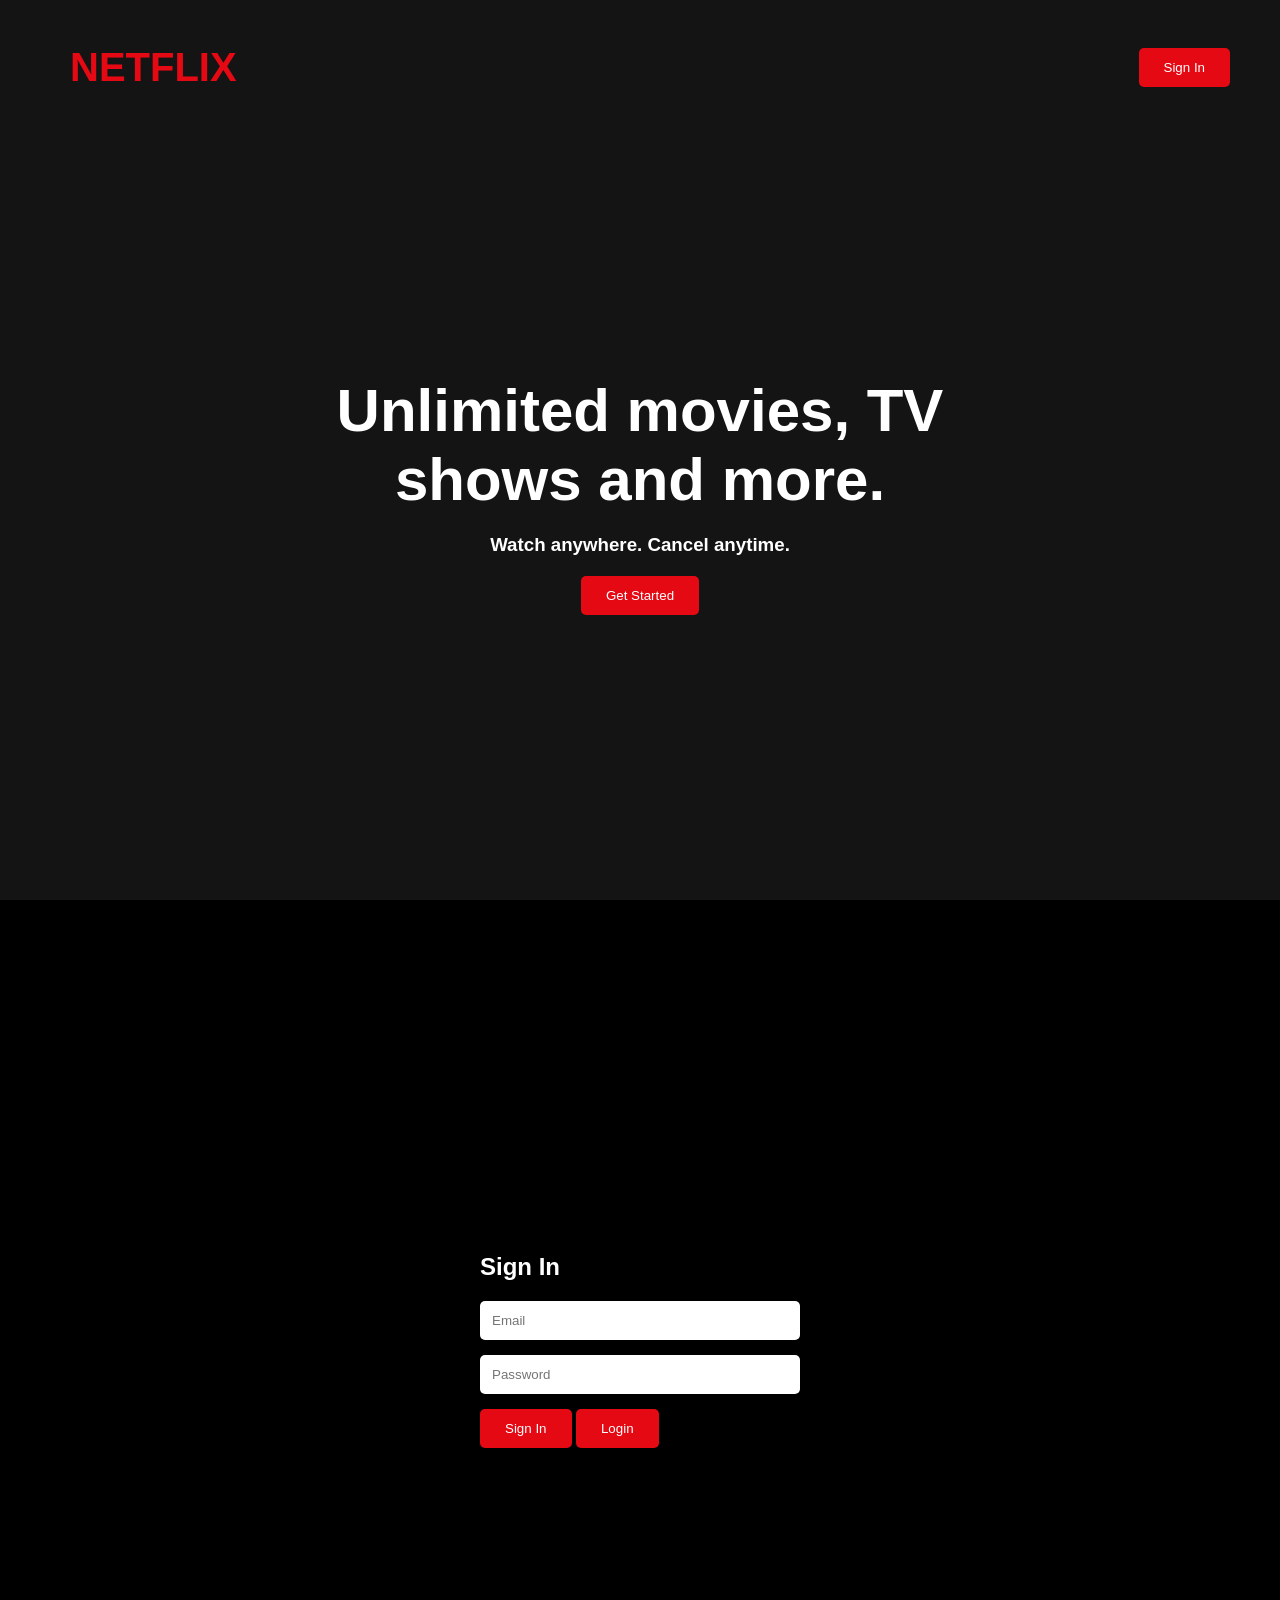
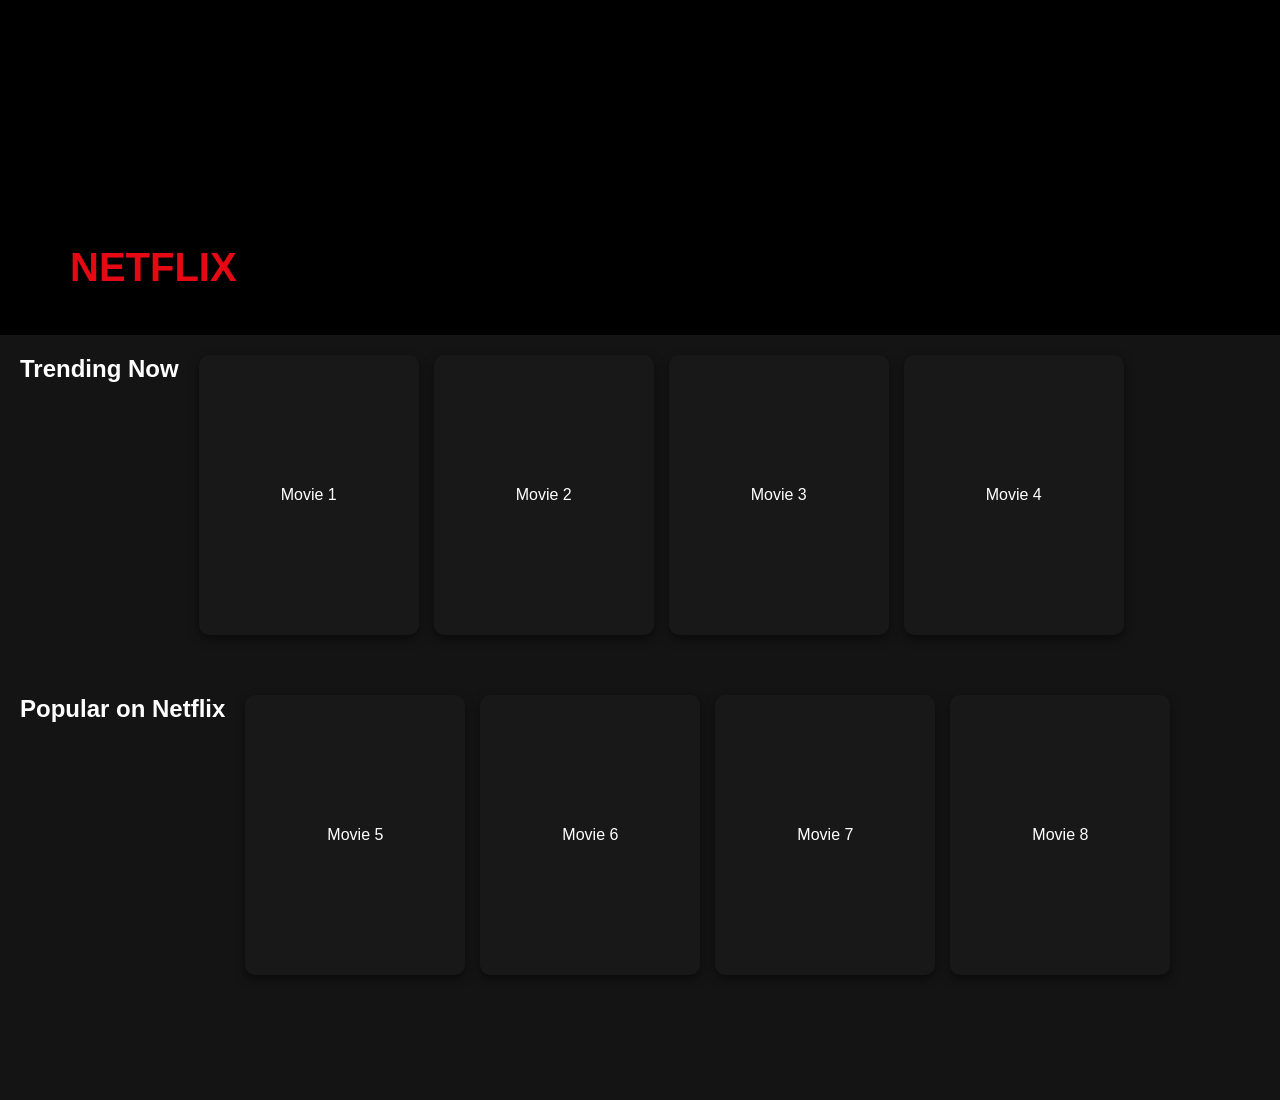
<file: index.html>
<!DOCTYPE html>
<html lang="en">
<head>
<meta charset="UTF-8">
<meta name="viewport" content="width=device-width, initial-scale=1.0">
<title>Netflix Clone</title>
<link rel="stylesheet" href="style.css">
</head>

<body>

<!-- HOME PAGE -->

<section id="home" class="hero">

<header>
    <h1 class="logo">NETFLIX</h1>

    <a href="#login">
        <button class="signin-btn">Sign In</button>
    </a>
</header>

<div class="hero-content">

    <h1>Unlimited movies, TV shows and more.</h1>

    <h3>Watch anywhere. Cancel anytime.</h3>

    <a href="#login">
        <button class="start-btn">Get Started</button>
    </a>

</div>

</section>

<!-- LOGIN PAGE -->

<section id="login" class="login-section">

<div class="login-box">

    <h2>Sign In</h2>

    <input type="email" id="email" placeholder="Email">

<input type="password" id="password" placeholder="Password">

<button type="button" onclick="login()">Sign In</button>

    <a href="#browse">
        <button>Login</button>
    </a>

</div>

</section>

<!-- BROWSE PAGE -->

<section id="browse" class="browse">

<header class="browse-header">
    <h1 class="logo">NETFLIX</h1>
</header>

<div class="movies">

<h2>Trending Now</h2>

<div class="movie-row">

<div class="movie-card">Movie 1</div>
<div class="movie-card">Movie 2</div>
<div class="movie-card">Movie 3</div>
<div class="movie-card">Movie 4</div>

</div>

<h2>Popular on Netflix</h2>

<div class="movie-row">

<div class="movie-card">Movie 5</div>
<div class="movie-card">Movie 6</div>
<div class="movie-card">Movie 7</div>
<div class="movie-card">Movie 8</div>

</div>

</div>

</section>
<script src="script.js"></script>
</body>
</html>
</file>
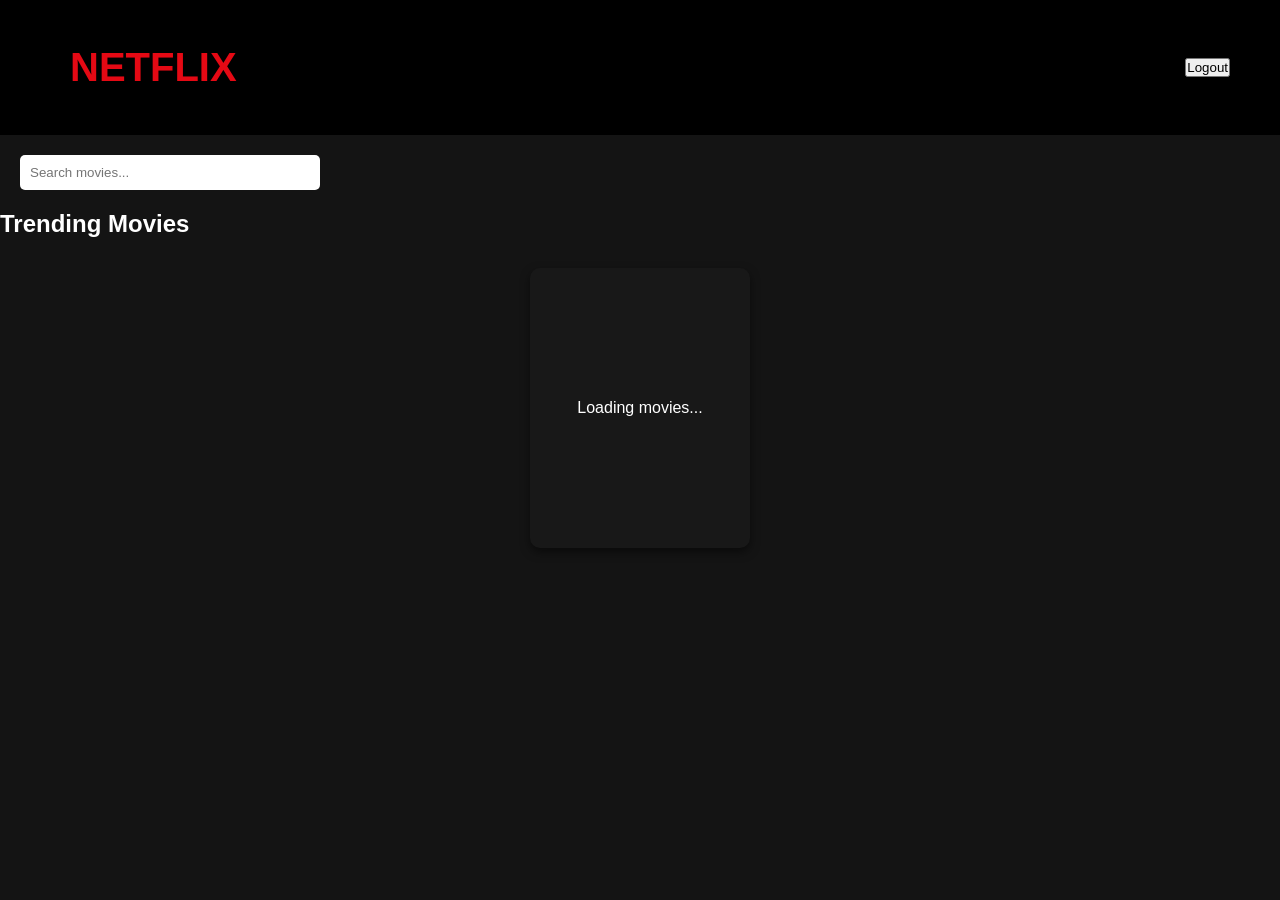
<file: browse.html>
<!DOCTYPE html>
<html lang="en">
<head>
    <meta charset="UTF-8">
    <meta name="viewport" content="width=device-width, initial-scale=1.0">
    <title>Netflix Browse</title>
    <link rel="stylesheet" href="style.css">
</head>
<body>

    <header class="browse-header">
        <h1 class="logo">NETFLIX</h1>
        <button onclick="logout()">Logout</button>
    </header>

    <input
        type="text"
        id="search"
        placeholder="Search movies..."
        onkeyup="searchMovies()"
    >

    <h2>Trending Movies</h2>

    <div class="movies" id="movies">
        <div class="movie-card">Loading movies...</div>
    </div>

    <script src="script.js"></script>
</body>
</html>
</file>
<file: style.css>
*{
margin:0;
padding:0;
box-sizing:border-box;
font-family:Arial,sans-serif;
}

body{
background:#141414;
color:white;
}

/* HOME */

.hero{
height:100vh;
background:url("https://images.unsplash.com/photo-1489599849927-2ee91cede3ba?q=80&w=1974&auto=format&fit=crop")
center/cover;
}

header{
display:flex;
justify-content:space-between;
align-items:center;
padding:25px 50px;
}

.logo{
color:#e50914;
font-size:40px;
font-weight:bold;
}

.signin-btn,
.start-btn,
.login-box button{

background:#e50914;
color:white;

border:none;

padding:12px 25px;

border-radius:5px;

cursor:pointer;

}

.hero-content{

height:80vh;

display:flex;

flex-direction:column;

justify-content:center;

align-items:center;

text-align:center;

}

.hero-content h1{
font-size:60px;
max-width:700px;
margin-bottom:20px;
}

.hero-content h3{
margin-bottom:20px;
}

/* LOGIN */

.login-section{

height:100vh;

display:flex;

justify-content:center;

align-items:center;

background:#000;

}

.login-box{

width:400px;

background:rgba(0,0,0,0.8);

padding:40px;

border-radius:10px;

}

.login-box h2{
margin-bottom:20px;
}

.login-box input{

width:100%;

padding:12px;

margin-bottom:15px;

border:none;

border-radius:5px;

}

/* BROWSE */

.browse{
min-height:100vh;
background:#141414;
padding-bottom:50px;
}

.browse-header{
background:black;
}

.movies{
padding:40px;
}

.movies h2{
margin-bottom:15px;
}

.movie-row{

display:flex;

gap:15px;

flex-wrap:wrap;

margin-bottom:40px;

}

.movie-card{

width:220px;

height:130px;

background:#333;

display:flex;

justify-content:center;

align-items:center;

border-radius:6px;

transition:0.3s;

cursor:pointer;

}

.movie-card:hover{
transform:scale(1.05);
}

@media(max-width:768px){

.hero-content h1{
font-size:40px;
}

.login-box{
width:90%;
}

.movie-card{
width:100%;
}

}
.movies {
    display: flex;
    gap: 20px;
    padding: 20px;
    flex-wrap: wrap;
}

.movie-card {
    width: 200px;
    height: 280px;
    background: #222;
    color: white;
    border-radius: 10px;
    display: flex;
    justify-content: center;
    align-items: center;
    cursor: pointer;
    transition: 0.3s;
}

.movie-card:hover {
    transform: scale(1.05);
    background: #e50914;
}
#movies{
    display:flex;
    flex-wrap:wrap;
    gap:20px;
    padding:20px;
}

.movie-card{
    width:220px;
    padding:20px;
    background:#222;
    color:white;
    border-radius:10px;
}
#search{
    width:300px;
    padding:10px;
    margin:20px;
    border-radius:5px;
    border:none;
}
.movie-card{
    width:220px;
    background:#222;
    border-radius:10px;
    overflow:hidden;
    color:white;
}

.movie-card img{
    width:100%;
    height:300px;
    object-fit:cover;
}

.movie-card h3{
    padding:10px;
}

.movie-card p{
    padding:0 10px 10px;
}
body{
    background-color: #141414;
    margin: 0;
    font-family: Arial, sans-serif;
}

.logo{
    color: #e50914;
    font-size: 40px;
    margin: 20px;
}

#movies{
    display: flex;
    flex-wrap: wrap;
    justify-content: center;
    gap: 25px;
    padding: 30px;
}

.movie-card{
    width: 220px;
    background: #181818;
    border-radius: 10px;
    overflow: hidden;
    transition: transform 0.3s;
    box-shadow: 0 4px 10px rgba(0,0,0,0.5);
}

.movie-card:hover{
    transform: scale(1.05);
}

.movie-card img{
    width: 100%;
    height: 320px;
    object-fit: cover;
    display: block;
}

.movie-card h3{
    color: white;
    text-align: center;
    margin: 10px 0;
}

.movie-card p{
    color: #b3b3b3;
    text-align: center;
    margin-bottom: 15px;
}
</file>
